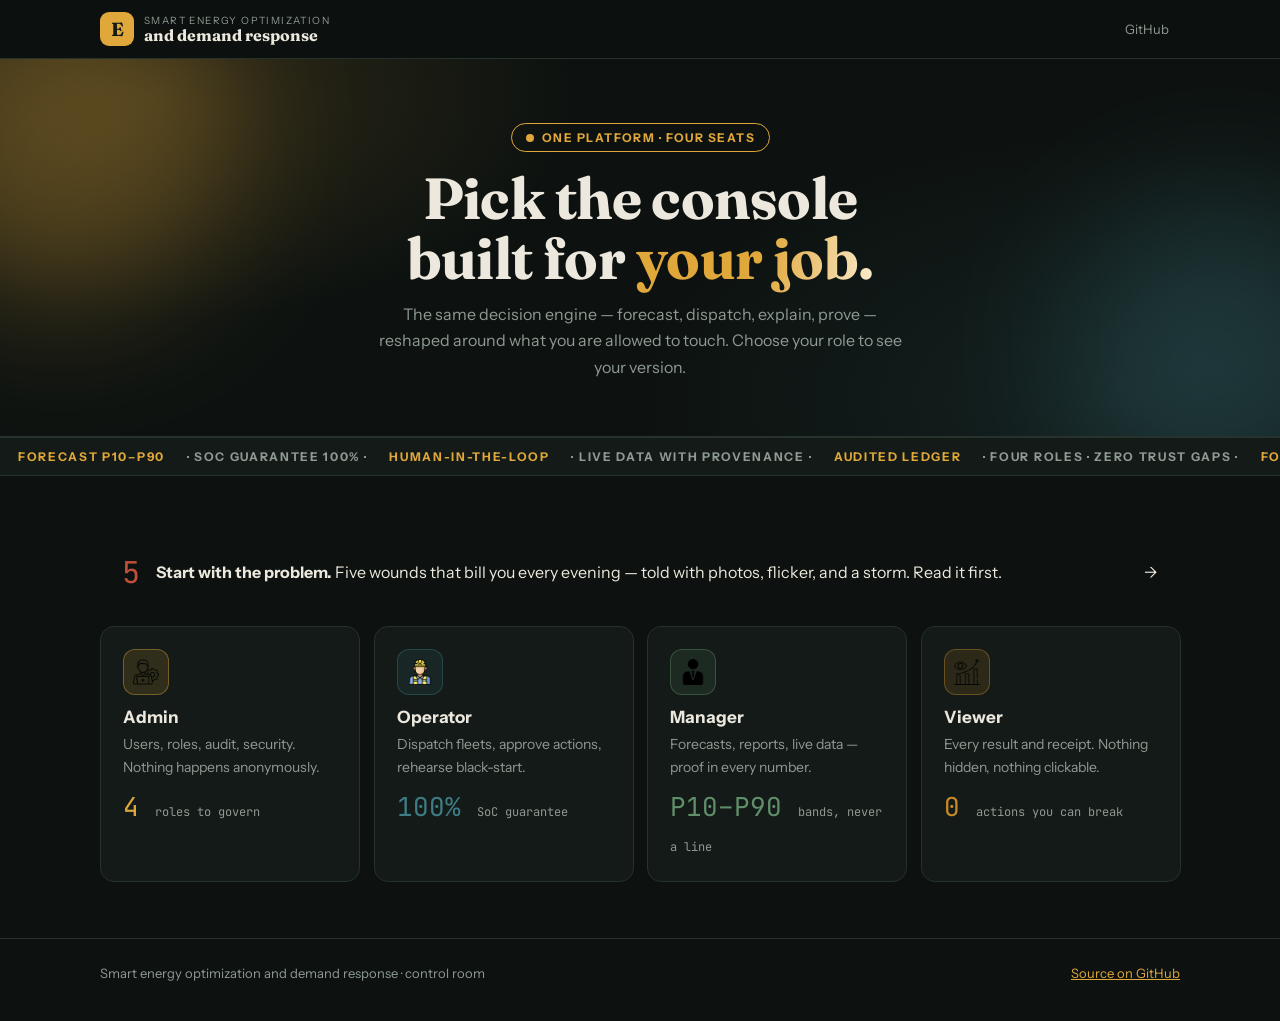
<file: index.html>
<!doctype html>
<html lang="en">
<head>
<meta charset="utf-8">
<meta name="viewport" content="width=device-width, initial-scale=1">
<title>Smart energy optimization and demand response — pick your role</title>
<link rel="stylesheet" href="styles.css">
<link rel="preconnect" href="https://fonts.googleapis.com">
<link href="https://fonts.googleapis.com/css2?family=Fraunces:opsz,wght@9..144,500;9..144,600&family=Instrument+Sans:wght@400;500;700&family=JetBrains+Mono:wght@400;600&display=swap" rel="stylesheet">
</head>
<body>
<nav class="nav"><div class="nav-in">
  <a class="brand" href="index.html"><span class="brand-mark">E</span><span><small>Smart energy optimization</small><b>and demand response</b></span></a>
  <div class="nav-links"><a href="https://github.com/tusher466/smart-energy-optimization-and-demand-response" target="_blank" rel="noreferrer">GitHub</a></div>
</div></nav>

<header class="hero"><div class="hero-bg"></div><div class="orb a"></div><div class="orb b"></div>
<div class="hero-in" style="grid-template-columns:1fr">
  <div style="text-align:center;max-width:640px;margin:0 auto">
    <span class="eyebrow rise"><span class="dot"></span>One platform · four seats</span>
    <h1 class="hero-h rise d1">Pick the console<br>built for <em>your job.</em></h1>
    <p class="lede rise d2" style="margin:0 auto">The same decision engine — forecast, dispatch, explain, prove — reshaped around what you are allowed to touch. Choose your role to see your version.</p>
  </div>
</div></header>

<div class="ticker"><div class="ticker-in" id="tick">
  <b>FORECAST P10–P90</b> · SOC GUARANTEE 100% · <b>HUMAN-IN-THE-LOOP</b> · LIVE DATA WITH PROVENANCE · <b>AUDITED LEDGER</b> · FOUR ROLES · ZERO TRUST GAPS ·
  <b>FORECAST P10–P90</b> · SOC GUARANTEE 100% · <b>HUMAN-IN-THE-LOOP</b> · LIVE DATA WITH PROVENANCE · <b>AUDITED LEDGER</b> · FOUR ROLES · ZERO TRUST GAPS ·
</div></div>

<section class="sec"><div class="wrap">
  <a href="problem.html" class="card rise d1" style="display:flex;gap:16px;align-items:center;padding:20px 22px;margin-bottom:14px;text-decoration:none;color:inherit;border-color:#C2503A66">
    <span class="num" style="font-size:30px;color:#C2503A">5</span>
    <span><b>Start with the problem.</b> <span class="muted">Five wounds that bill you every evening — told with photos, flicker, and a storm. Read it first.</span></span>
    <span class="muted" style="margin-left:auto">→</span>
  </a>
  <div class="grid2 stagger" style="grid-template-columns:repeat(auto-fit,minmax(240px,1fr));display:grid">
    <a href="admin.html" class="fcard rise d1" style="text-decoration:none;color:inherit;--acc:#E0A73A">
      <span class="ic"><img src="assets/admin.png" alt="Admin icon"></span>
      <h3>Admin</h3><p>Users, roles, audit, security. Nothing happens anonymously.</p>
      <div class="stat">4 <small>roles to govern</small></div>
    </a>
    <a href="operator.html" class="fcard rise d2" style="text-decoration:none;color:inherit;--acc:#3E7C86">
      <span class="ic"><img src="assets/operator.png" alt="Operator icon"></span>
      <h3>Operator</h3><p>Dispatch fleets, approve actions, rehearse black-start.</p>
      <div class="stat">100% <small>SoC guarantee</small></div>
    </a>
    <a href="manager.html" class="fcard rise d3" style="text-decoration:none;color:inherit;--acc:#5F8F6B">
      <span class="ic"><img src="assets/manager.png" alt="Manager icon"></span>
      <h3>Manager</h3><p>Forecasts, reports, live data — proof in every number.</p>
      <div class="stat">P10–P90 <small>bands, never a line</small></div>
    </a>
    <a href="viewer.html" class="fcard rise d4" style="text-decoration:none;color:inherit;--acc:#C98A2B">
      <span class="ic"><img src="assets/viewer.png" alt="Viewer icon"></span>
      <h3>Viewer</h3><p>Every result and receipt. Nothing hidden, nothing clickable.</p>
      <div class="stat">0 <small>actions you can break</small></div>
    </a>
  </div>
</div></section>

<footer><div class="wrap">
  <span>Smart energy optimization and demand response · control room</span>
  <span style="margin-left:auto"><a href="https://github.com/tusher466/smart-energy-optimization-and-demand-response" target="_blank" rel="noreferrer">Source on GitHub</a></span>
</div></footer>
</body>
</html>
</file>
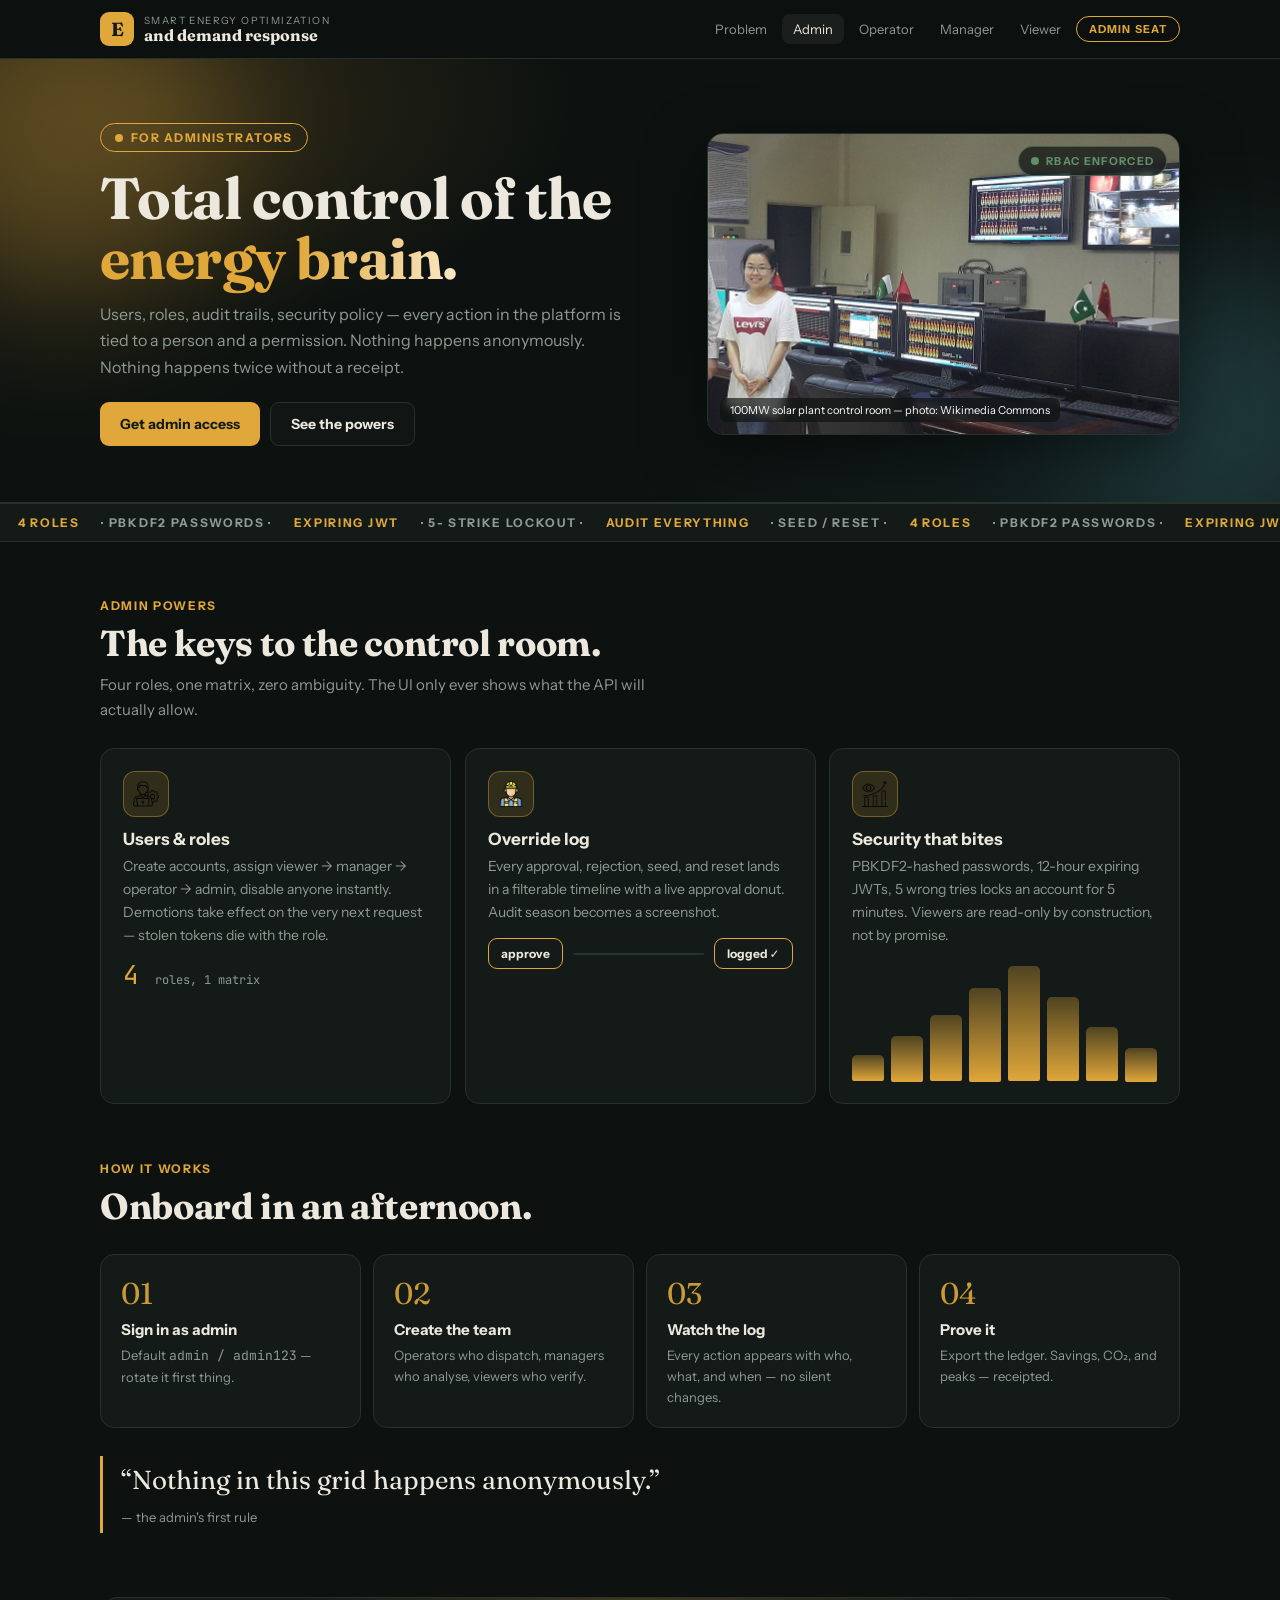
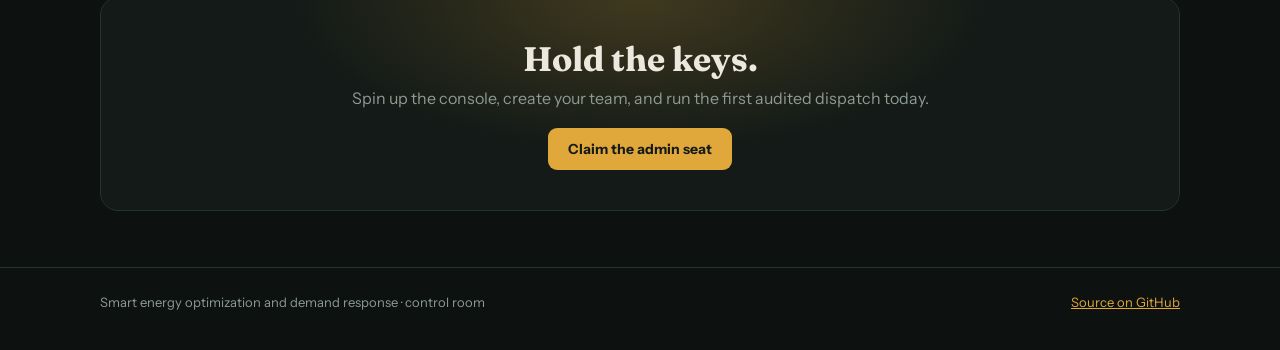
<file: admin.html>
<!doctype html>
<html lang="en" style="--acc:#E0A73A">
<head>
<meta charset="utf-8">
<meta name="viewport" content="width=device-width, initial-scale=1">
<title>For Admins — Smart energy optimization and demand response</title>
<link rel="stylesheet" href="styles.css">
<link rel="preconnect" href="https://fonts.googleapis.com">
<link href="https://fonts.googleapis.com/css2?family=Fraunces:opsz,wght@9..144,500;9..144,600&family=Instrument+Sans:wght@400;500;700&family=JetBrains+Mono:wght@400;600&display=swap" rel="stylesheet">
</head>
<body>
<nav class="nav"><div class="nav-in">
  <a class="brand" href="index.html"><span class="brand-mark">E</span><span><small>Smart energy optimization</small><b>and demand response</b></span></a>
  <div class="nav-links">
    <a href="problem.html">Problem</a>
    <a href="admin.html" class="on">Admin</a><a href="operator.html">Operator</a><a href="manager.html">Manager</a><a href="viewer.html">Viewer</a>
    <span class="role-pill">Admin seat</span>
  </div>
</div></nav>

<header class="hero"><div class="hero-bg"></div><div class="orb a"></div><div class="orb b"></div>
<div class="hero-in">
  <div>
    <span class="eyebrow rise"><span class="dot"></span>For administrators</span>
    <h1 class="hero-h rise d1">Total control of the <em>energy brain.</em></h1>
    <p class="lede rise d2">Users, roles, audit trails, security policy — every action in the platform is tied to a person and a permission. Nothing happens anonymously. Nothing happens twice without a receipt.</p>
    <div class="cta-row rise d3">
      <a class="btn btn-acc" href="#demo">Get admin access</a>
      <a class="btn btn-ghost" href="#powers">See the powers</a>
    </div>
  </div>
  <figure class="hero-shot rise d2">
    <span class="live-tag"><i></i>RBAC ENFORCED</span>
    <img src="assets/hero-admin.jpg" alt="Solar plant control room with monitoring walls">
    <figcaption>100MW solar plant control room — photo: Wikimedia Commons</figcaption>
  </figure>
</div></header>

<div class="ticker"><div class="ticker-in">
  <b>4 ROLES</b> · PBKDF2 PASSWORDS · <b>EXPIRING JWT</b> · 5- STRIKE LOCKOUT · <b>AUDIT EVERYTHING</b> · SEED / RESET · <b>4 ROLES</b> · PBKDF2 PASSWORDS · <b>EXPIRING JWT</b> · 5- STRIKE LOCKOUT · <b>AUDIT EVERYTHING</b> · SEED / RESET ·
</div></div>

<section class="sec" id="powers"><div class="wrap">
  <div class="sec-head rise">
    <div class="kicker">Admin powers</div>
    <h2>The keys to the control room.</h2>
    <p>Four roles, one matrix, zero ambiguity. The UI only ever shows what the API will actually allow.</p>
  </div>
  <div class="grid3 stagger">
    <div class="fcard rise d1"><span class="ic"><img src="assets/admin.png" alt="Admin icon"></span>
      <h3>Users &amp; roles</h3><p>Create accounts, assign viewer → manager → operator → admin, disable anyone instantly. Demotions take effect on the very next request — stolen tokens die with the role.</p>
      <div class="stat">4 <small>roles, 1 matrix</small></div></div>
    <div class="fcard rise d2"><span class="ic"><img src="assets/operator.png" alt="Operator icon"></span>
      <h3>Override log</h3><p>Every approval, rejection, seed, and reset lands in a filterable timeline with a live approval donut. Audit season becomes a screenshot.</p>
      <div class="flowline"><span class="node">approve</span><span class="wire"></span><span class="node">logged ✓</span></div></div>
    <div class="fcard rise d3"><span class="ic"><img src="assets/viewer.png" alt="Viewer icon"></span>
      <h3>Security that bites</h3><p>PBKDF2-hashed passwords, 12-hour expiring JWTs, 5 wrong tries locks an account for 5 minutes. Viewers are read-only by construction, not by promise.</p>
      <div class="bars"><i></i><i></i><i></i><i></i><i></i><i></i><i></i><i></i></div></div>
  </div>
</div></section>

<section class="sec" style="padding-top:0"><div class="wrap">
  <div class="sec-head rise"><div class="kicker">How it works</div><h2>Onboard in an afternoon.</h2></div>
  <div class="steps stagger">
    <div class="step rise d1"><h3>Sign in as admin</h3><p>Default <span class="num">admin / admin123</span> — rotate it first thing.</p></div>
    <div class="step rise d2"><h3>Create the team</h3><p>Operators who dispatch, managers who analyse, viewers who verify.</p></div>
    <div class="step rise d3"><h3>Watch the log</h3><p>Every action appears with who, what, and when — no silent changes.</p></div>
    <div class="step rise d4"><h3>Prove it</h3><p>Export the ledger. Savings, CO₂, and peaks — receipted.</p></div>
  </div>
  <div class="quote rise" style="margin-top:28px">“Nothing in this grid happens anonymously.”
    <small>— the admin's first rule</small></div>
</div></section>

<section class="sec" style="padding-top:0"><div class="wrap">
  <div class="cta rise">
    <h2>Hold the keys.</h2>
    <p>Spin up the console, create your team, and run the first audited dispatch today.</p>
    <a class="btn btn-acc" href="#demo">Claim the admin seat</a>
  </div>
</div></section>

<div class="modal" id="demo"><div class="modal-card">
  <h3 class="serif" style="font-size:22px">Demo credentials</h3>
  <p style="color:var(--muted);font-size:13px;margin:6px 0 10px">Paste into the sign-in form. Change before any real use.</p>
  <code><b>admin</b> / admin123 — full control</code>
  <code>operator / op123 — dispatch + approve</code>
  <code>manager / mgr123 — forecast + report</code>
  <code>viewer / view123 — read-only</code>
  <div style="display:flex;gap:8px;margin-top:14px">
    <a class="btn btn-acc" style="flex:1;justify-content:center" href="http://localhost:5174/login">Open the console</a>
    <a class="btn btn-ghost" href="#">Close</a>
  </div>
</div></div>

<footer><div class="wrap">
  <span>Smart energy optimization and demand response · control room</span>
  <span style="margin-left:auto"><a href="https://github.com/tusher466/smart-energy-optimization-and-demand-response" target="_blank" rel="noreferrer">Source on GitHub</a></span>
</div></footer>
</body>
</html>
</file>
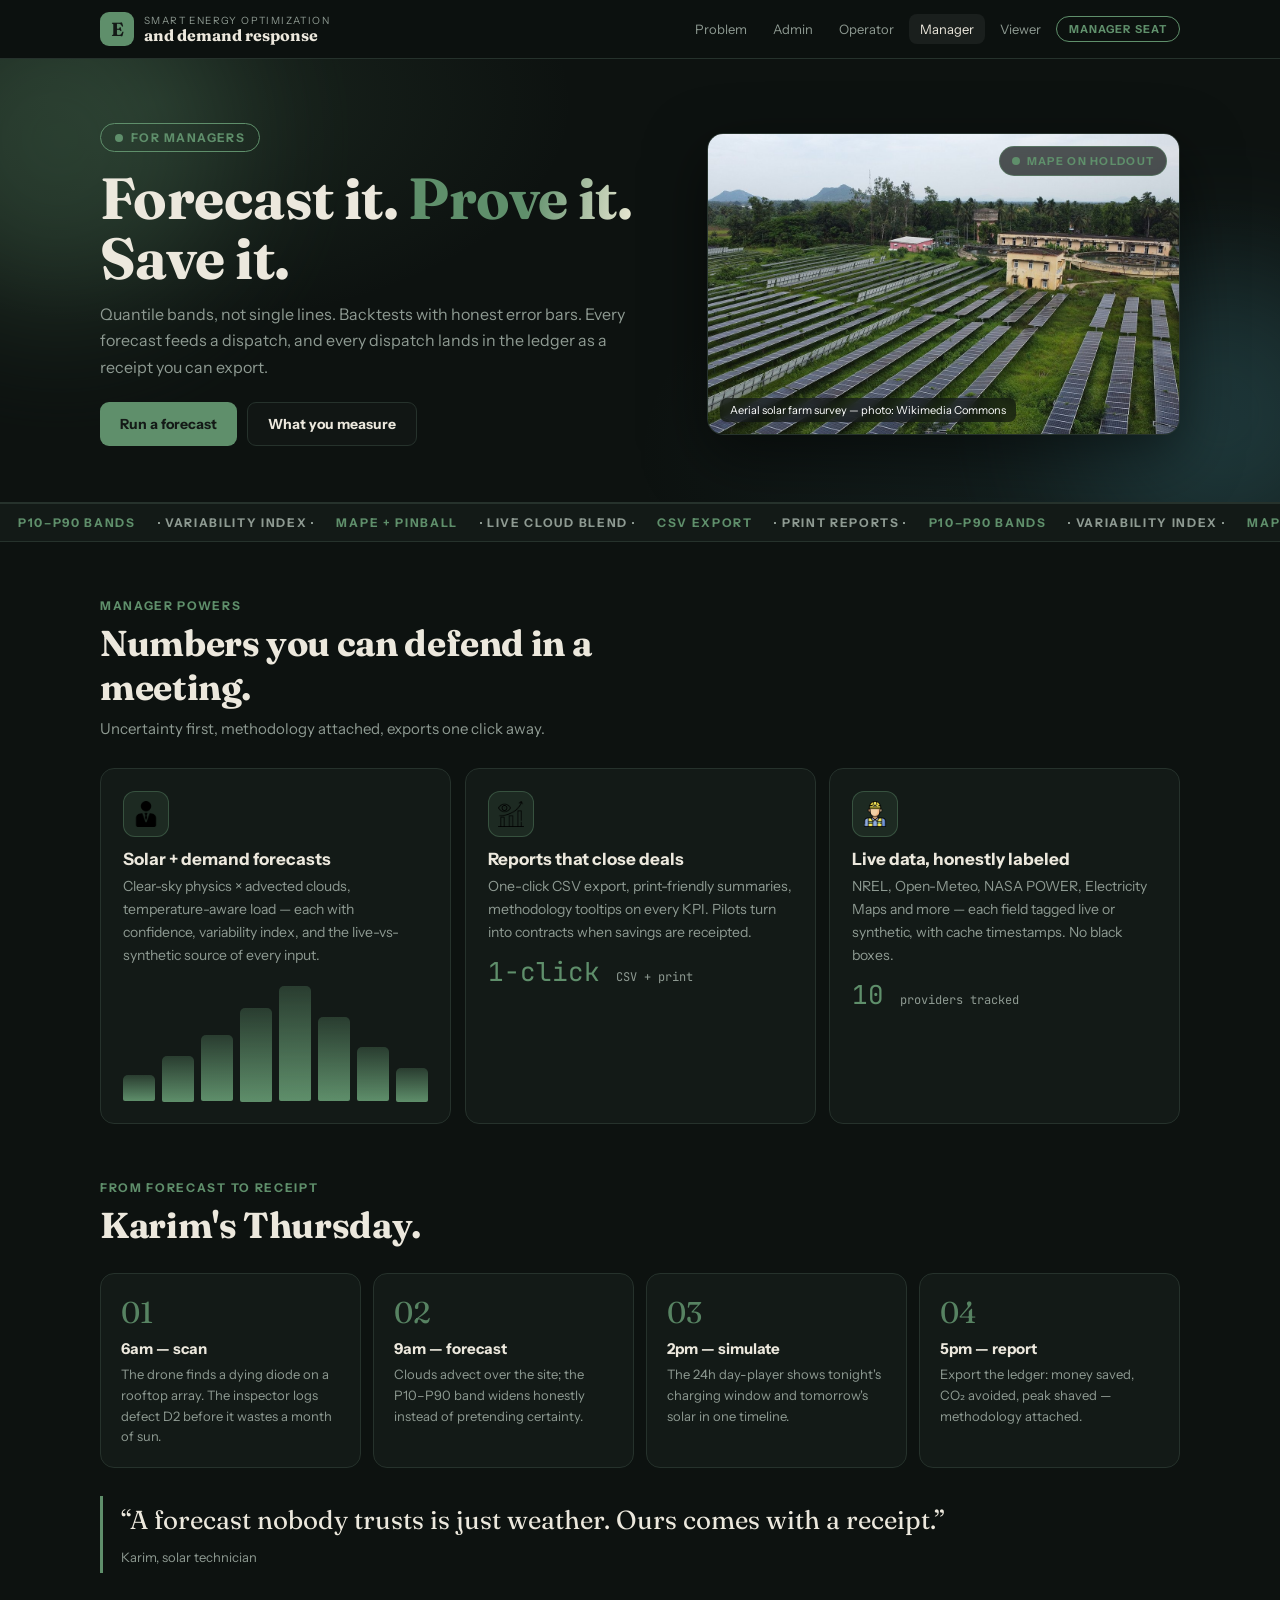
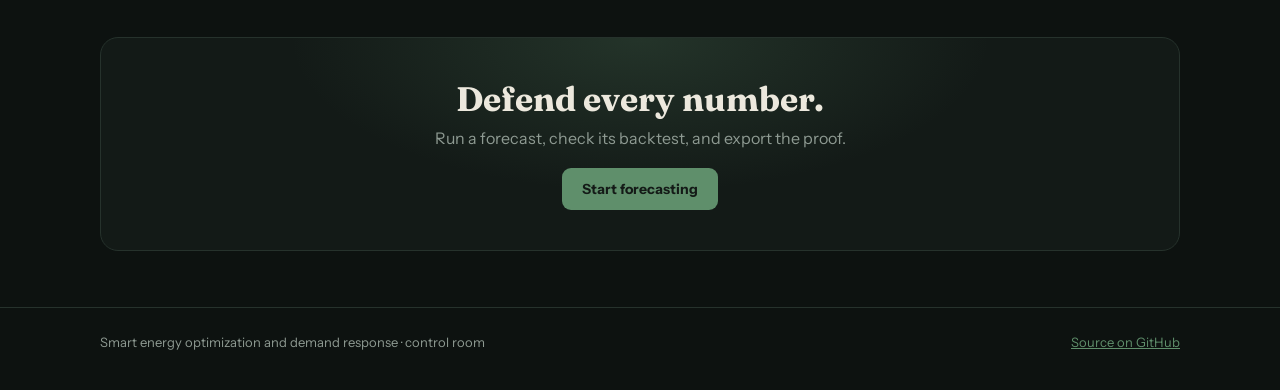
<file: manager.html>
<!doctype html>
<html lang="en" style="--acc:#5F8F6B">
<head>
<meta charset="utf-8">
<meta name="viewport" content="width=device-width, initial-scale=1">
<title>For Managers — Smart energy optimization and demand response</title>
<link rel="stylesheet" href="styles.css">
<link rel="preconnect" href="https://fonts.googleapis.com">
<link href="https://fonts.googleapis.com/css2?family=Fraunces:opsz,wght@9..144,500;9..144,600&family=Instrument+Sans:wght@400;500;700&family=JetBrains+Mono:wght@400;600&display=swap" rel="stylesheet">
</head>
<body>
<nav class="nav"><div class="nav-in">
  <a class="brand" href="index.html"><span class="brand-mark">E</span><span><small>Smart energy optimization</small><b>and demand response</b></span></a>
  <div class="nav-links">
    <a href="problem.html">Problem</a>
    <a href="admin.html">Admin</a><a href="operator.html">Operator</a><a href="manager.html" class="on">Manager</a><a href="viewer.html">Viewer</a>
    <span class="role-pill">Manager seat</span>
  </div>
</div></nav>

<header class="hero"><div class="hero-bg"></div><div class="orb a"></div><div class="orb b"></div>
<div class="hero-in">
  <div>
    <span class="eyebrow rise"><span class="dot"></span>For managers</span>
    <h1 class="hero-h rise d1">Forecast it. <em>Prove it.</em> Save it.</h1>
    <p class="lede rise d2">Quantile bands, not single lines. Backtests with honest error bars. Every forecast feeds a dispatch, and every dispatch lands in the ledger as a receipt you can export.</p>
    <div class="cta-row rise d3">
      <a class="btn btn-acc" href="#demo">Run a forecast</a>
      <a class="btn btn-ghost" href="#powers">What you measure</a>
    </div>
  </div>
  <figure class="hero-shot rise d2">
    <span class="live-tag"><i></i>MAPE ON HOLDOUT</span>
    <img src="assets/hero-manager.jpg" alt="Aerial view of a solar farm">
    <figcaption>Aerial solar farm survey — photo: Wikimedia Commons</figcaption>
  </figure>
</div></header>

<div class="ticker"><div class="ticker-in">
  <b>P10–P90 BANDS</b> · VARIABILITY INDEX · <b>MAPE + PINBALL</b> · LIVE CLOUD BLEND · <b>CSV EXPORT</b> · PRINT REPORTS · <b>P10–P90 BANDS</b> · VARIABILITY INDEX · <b>MAPE + PINBALL</b> · LIVE CLOUD BLEND · <b>CSV EXPORT</b> · PRINT REPORTS ·
</div></div>

<section class="sec" id="powers"><div class="wrap">
  <div class="sec-head rise">
    <div class="kicker">Manager powers</div>
    <h2>Numbers you can defend in a meeting.</h2>
    <p>Uncertainty first, methodology attached, exports one click away.</p>
  </div>
  <div class="grid3 stagger">
    <div class="fcard rise d1"><span class="ic"><img src="assets/manager.png" alt="Manager icon"></span>
      <h3>Solar + demand forecasts</h3><p>Clear-sky physics × advected clouds, temperature-aware load — each with confidence, variability index, and the live-vs-synthetic source of every input.</p>
      <div class="bars"><i></i><i></i><i></i><i></i><i></i><i></i><i></i><i></i></div></div>
    <div class="fcard rise d2"><span class="ic"><img src="assets/viewer.png" alt="Report icon"></span>
      <h3>Reports that close deals</h3><p>One-click CSV export, print-friendly summaries, methodology tooltips on every KPI. Pilots turn into contracts when savings are receipted.</p>
      <div class="stat">1-click <small>CSV + print</small></div></div>
    <div class="fcard rise d3"><span class="ic"><img src="assets/operator.png" alt="Integrations icon"></span>
      <h3>Live data, honestly labeled</h3><p>NREL, Open-Meteo, NASA POWER, Electricity Maps and more — each field tagged live or synthetic, with cache timestamps. No black boxes.</p>
      <div class="stat">10 <small>providers tracked</small></div></div>
  </div>
</div></section>

<section class="sec" style="padding-top:0"><div class="wrap">
  <div class="sec-head rise"><div class="kicker">From forecast to receipt</div><h2>Karim's Thursday.</h2></div>
  <div class="steps stagger">
    <div class="step rise d1"><h3>6am — scan</h3><p>The drone finds a dying diode on a rooftop array. The inspector logs defect D2 before it wastes a month of sun.</p></div>
    <div class="step rise d2"><h3>9am — forecast</h3><p>Clouds advect over the site; the P10–P90 band widens honestly instead of pretending certainty.</p></div>
    <div class="step rise d3"><h3>2pm — simulate</h3><p>The 24h day-player shows tonight's charging window and tomorrow's solar in one timeline.</p></div>
    <div class="step rise d4"><h3>5pm — report</h3><p>Export the ledger: money saved, CO₂ avoided, peak shaved — methodology attached.</p></div>
  </div>
  <div class="quote rise" style="margin-top:28px">“A forecast nobody trusts is just weather. Ours comes with a receipt.”
    <small>Karim, solar technician</small></div>
</div></section>

<section class="sec" style="padding-top:0"><div class="wrap">
  <div class="cta rise">
    <h2>Defend every number.</h2>
    <p>Run a forecast, check its backtest, and export the proof.</p>
    <a class="btn btn-acc" href="#demo">Start forecasting</a>
  </div>
</div></section>

<div class="modal" id="demo"><div class="modal-card">
  <h3 class="serif" style="font-size:22px">Demo credentials</h3>
  <p style="color:var(--muted);font-size:13px;margin:6px 0 10px">Sign in as the manager to unlock forecasts + reports.</p>
  <code><b>manager</b> / mgr123</code>
  <div style="display:flex;gap:8px;margin-top:14px">
    <a class="btn btn-acc" style="flex:1;justify-content:center" href="http://localhost:5174/login">Open the console</a>
    <a class="btn btn-ghost" href="#">Close</a>
  </div>
</div></div>

<footer><div class="wrap">
  <span>Smart energy optimization and demand response · control room</span>
  <span style="margin-left:auto"><a href="https://github.com/tusher466/smart-energy-optimization-and-demand-response" target="_blank" rel="noreferrer">Source on GitHub</a></span>
</div></footer>
</body>
</html>
</file>
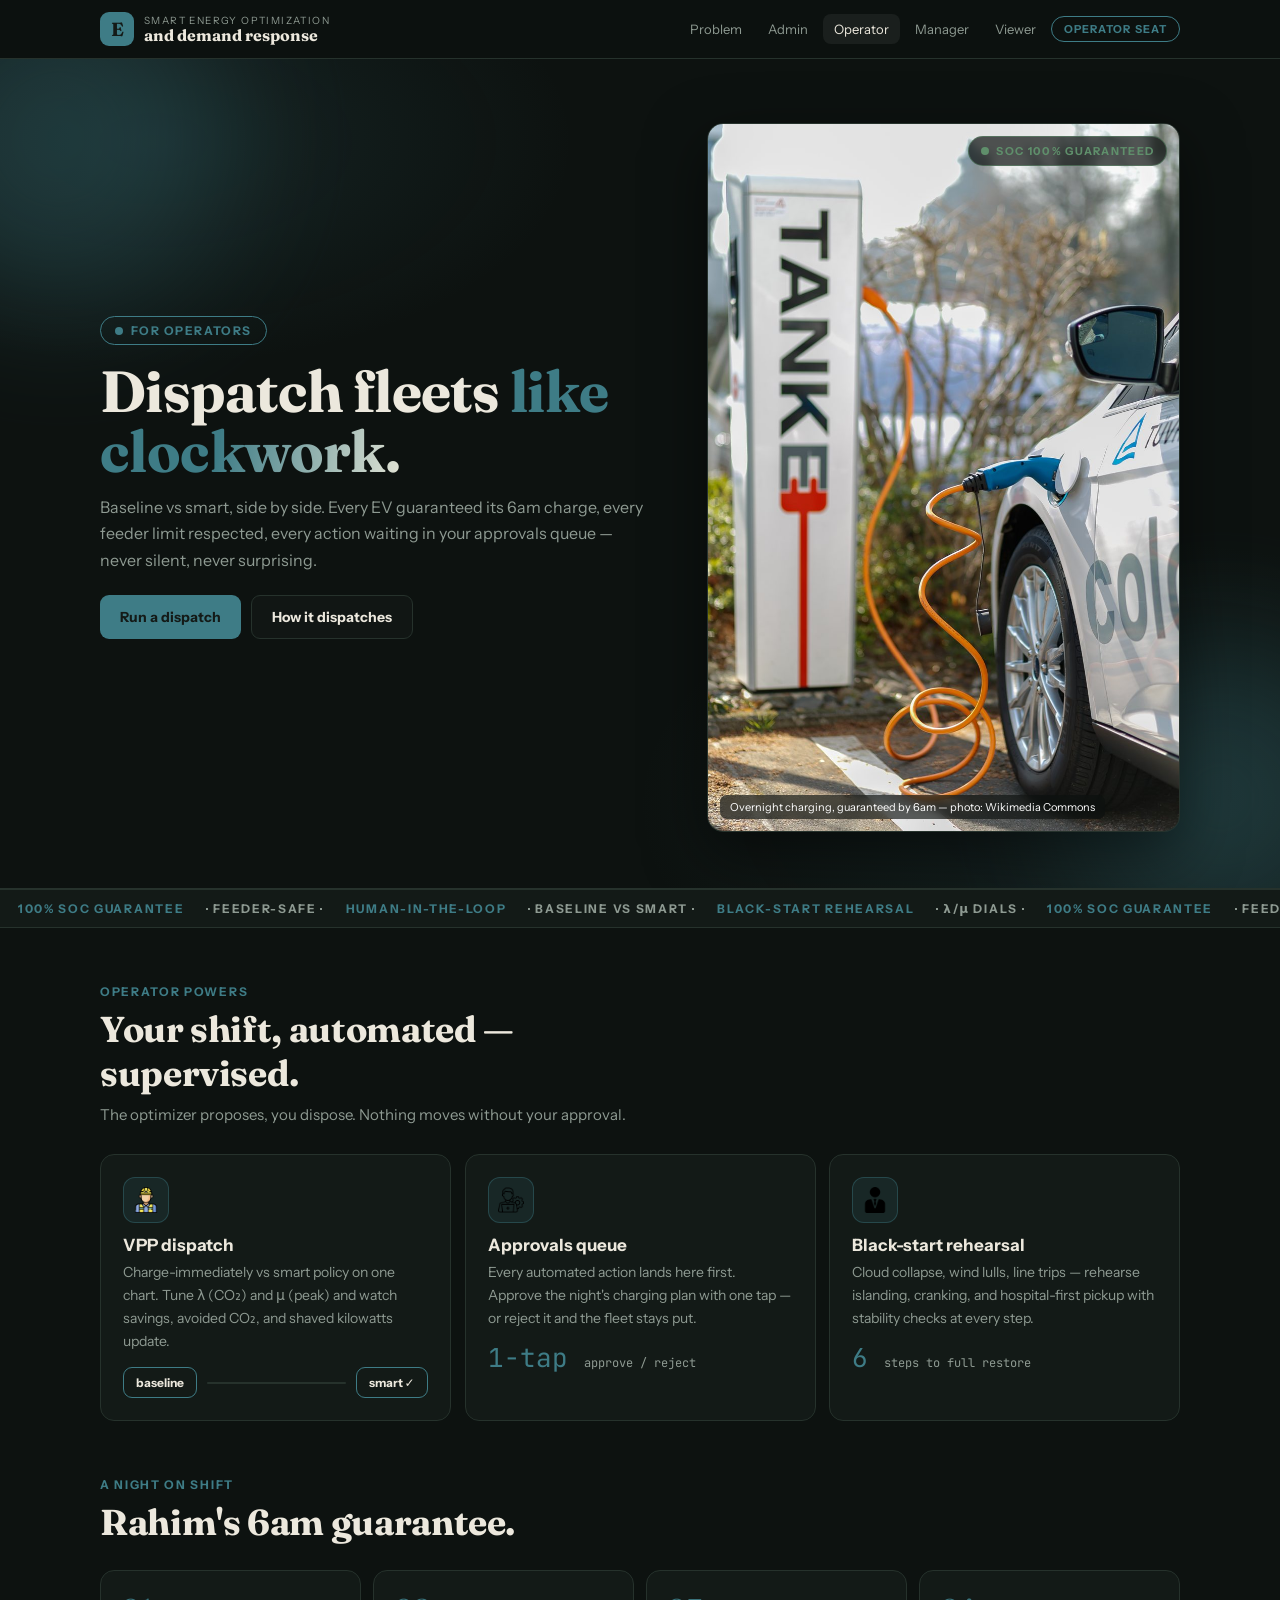
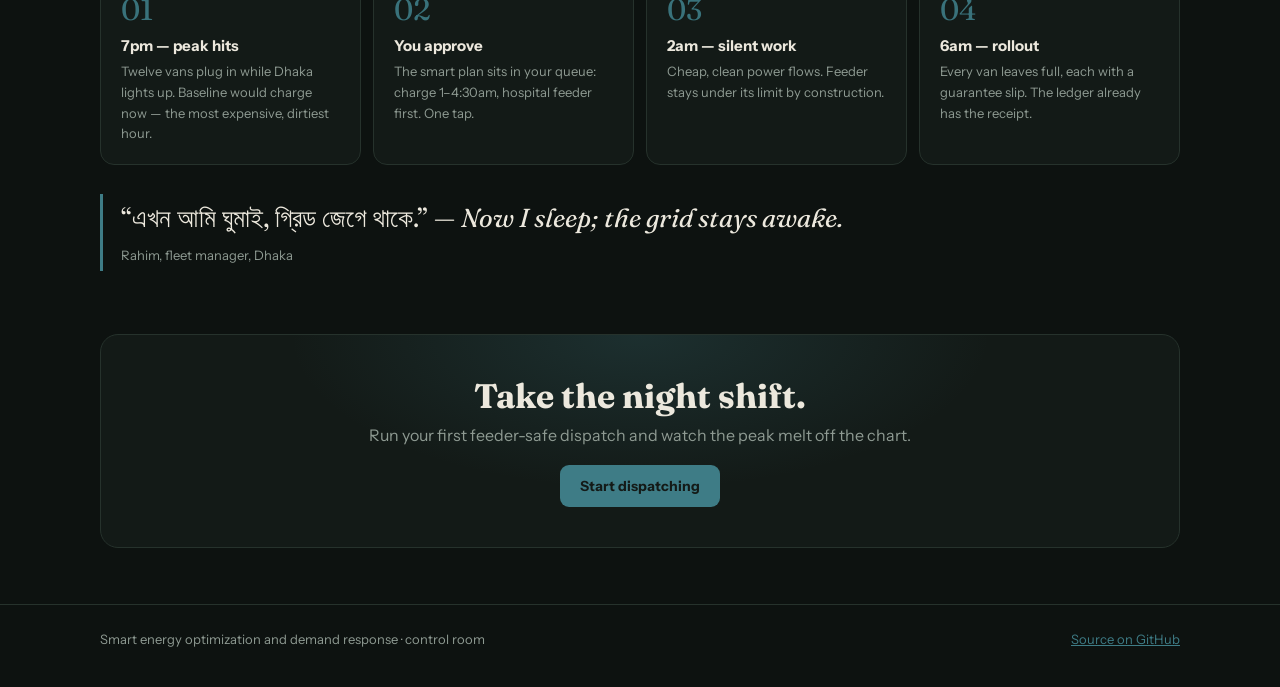
<file: operator.html>
<!doctype html>
<html lang="en" style="--acc:#3E7C86">
<head>
<meta charset="utf-8">
<meta name="viewport" content="width=device-width, initial-scale=1">
<title>For Operators — Smart energy optimization and demand response</title>
<link rel="stylesheet" href="styles.css">
<link rel="preconnect" href="https://fonts.googleapis.com">
<link href="https://fonts.googleapis.com/css2?family=Fraunces:opsz,wght@9..144,500;9..144,600&family=Instrument+Sans:wght@400;500;700&family=JetBrains+Mono:wght@400;600&display=swap" rel="stylesheet">
</head>
<body>
<nav class="nav"><div class="nav-in">
  <a class="brand" href="index.html"><span class="brand-mark">E</span><span><small>Smart energy optimization</small><b>and demand response</b></span></a>
  <div class="nav-links">
    <a href="problem.html">Problem</a>
    <a href="admin.html">Admin</a><a href="operator.html" class="on">Operator</a><a href="manager.html">Manager</a><a href="viewer.html">Viewer</a>
    <span class="role-pill">Operator seat</span>
  </div>
</div></nav>

<header class="hero"><div class="hero-bg"></div><div class="orb a"></div><div class="orb b"></div>
<div class="hero-in">
  <div>
    <span class="eyebrow rise"><span class="dot"></span>For operators</span>
    <h1 class="hero-h rise d1">Dispatch fleets <em>like clockwork.</em></h1>
    <p class="lede rise d2">Baseline vs smart, side by side. Every EV guaranteed its 6am charge, every feeder limit respected, every action waiting in your approvals queue — never silent, never surprising.</p>
    <div class="cta-row rise d3">
      <a class="btn btn-acc" href="#demo">Run a dispatch</a>
      <a class="btn btn-ghost" href="#powers">How it dispatches</a>
    </div>
  </div>
  <figure class="hero-shot rise d2">
    <span class="live-tag"><i></i>SOC 100% GUARANTEED</span>
    <img src="assets/hero-operator.jpg" alt="Electric car plugged into a charge point">
    <figcaption>Overnight charging, guaranteed by 6am — photo: Wikimedia Commons</figcaption>
  </figure>
</div></header>

<div class="ticker"><div class="ticker-in">
  <b>100% SOC GUARANTEE</b> · FEEDER-SAFE · <b>HUMAN-IN-THE-LOOP</b> · BASELINE VS SMART · <b>BLACK-START REHEARSAL</b> · λ/μ DIALS · <b>100% SOC GUARANTEE</b> · FEEDER-SAFE · <b>HUMAN-IN-THE-LOOP</b> · BASELINE VS SMART · <b>BLACK-START REHEARSAL</b> · λ/μ DIALS ·
</div></div>

<section class="sec" id="powers"><div class="wrap">
  <div class="sec-head rise">
    <div class="kicker">Operator powers</div>
    <h2>Your shift, automated — supervised.</h2>
    <p>The optimizer proposes, you dispose. Nothing moves without your approval.</p>
  </div>
  <div class="grid3 stagger">
    <div class="fcard rise d1"><span class="ic"><img src="assets/operator.png" alt="Operator icon"></span>
      <h3>VPP dispatch</h3><p>Charge-immediately vs smart policy on one chart. Tune λ (CO₂) and μ (peak) and watch savings, avoided CO₂, and shaved kilowatts update.</p>
      <div class="flowline"><span class="node">baseline</span><span class="wire"></span><span class="node">smart ✓</span></div></div>
    <div class="fcard rise d2"><span class="ic"><img src="assets/admin.png" alt="Approval icon"></span>
      <h3>Approvals queue</h3><p>Every automated action lands here first. Approve the night's charging plan with one tap — or reject it and the fleet stays put.</p>
      <div class="stat">1-tap <small>approve / reject</small></div></div>
    <div class="fcard rise d3"><span class="ic"><img src="assets/manager.png" alt="Recovery icon"></span>
      <h3>Black-start rehearsal</h3><p>Cloud collapse, wind lulls, line trips — rehearse islanding, cranking, and hospital-first pickup with stability checks at every step.</p>
      <div class="stat">6 <small>steps to full restore</small></div></div>
  </div>
</div></section>

<section class="sec" style="padding-top:0"><div class="wrap">
  <div class="sec-head rise"><div class="kicker">A night on shift</div><h2>Rahim's 6am guarantee.</h2></div>
  <div class="steps stagger">
    <div class="step rise d1"><h3>7pm — peak hits</h3><p>Twelve vans plug in while Dhaka lights up. Baseline would charge now — the most expensive, dirtiest hour.</p></div>
    <div class="step rise d2"><h3>You approve</h3><p>The smart plan sits in your queue: charge 1–4:30am, hospital feeder first. One tap.</p></div>
    <div class="step rise d3"><h3>2am — silent work</h3><p>Cheap, clean power flows. Feeder stays under its limit by construction.</p></div>
    <div class="step rise d4"><h3>6am — rollout</h3><p>Every van leaves full, each with a guarantee slip. The ledger already has the receipt.</p></div>
  </div>
  <div class="quote rise" style="margin-top:28px">“এখন আমি ঘুমাই, গ্রিড জেগে থাকে.” — <i>Now I sleep; the grid stays awake.</i>
    <small>Rahim, fleet manager, Dhaka</small></div>
</div></section>

<section class="sec" style="padding-top:0"><div class="wrap">
  <div class="cta rise">
    <h2>Take the night shift.</h2>
    <p>Run your first feeder-safe dispatch and watch the peak melt off the chart.</p>
    <a class="btn btn-acc" href="#demo">Start dispatching</a>
  </div>
</div></section>

<div class="modal" id="demo"><div class="modal-card">
  <h3 class="serif" style="font-size:22px">Demo credentials</h3>
  <p style="color:var(--muted);font-size:13px;margin:6px 0 10px">Sign in as the operator to unlock dispatch + approvals.</p>
  <code><b>operator</b> / op123</code>
  <div style="display:flex;gap:8px;margin-top:14px">
    <a class="btn btn-acc" style="flex:1;justify-content:center" href="http://localhost:5174/login">Open the console</a>
    <a class="btn btn-ghost" href="#">Close</a>
  </div>
</div></div>

<footer><div class="wrap">
  <span>Smart energy optimization and demand response · control room</span>
  <span style="margin-left:auto"><a href="https://github.com/tusher466/smart-energy-optimization-and-demand-response" target="_blank" rel="noreferrer">Source on GitHub</a></span>
</div></footer>
</body>
</html>
</file>
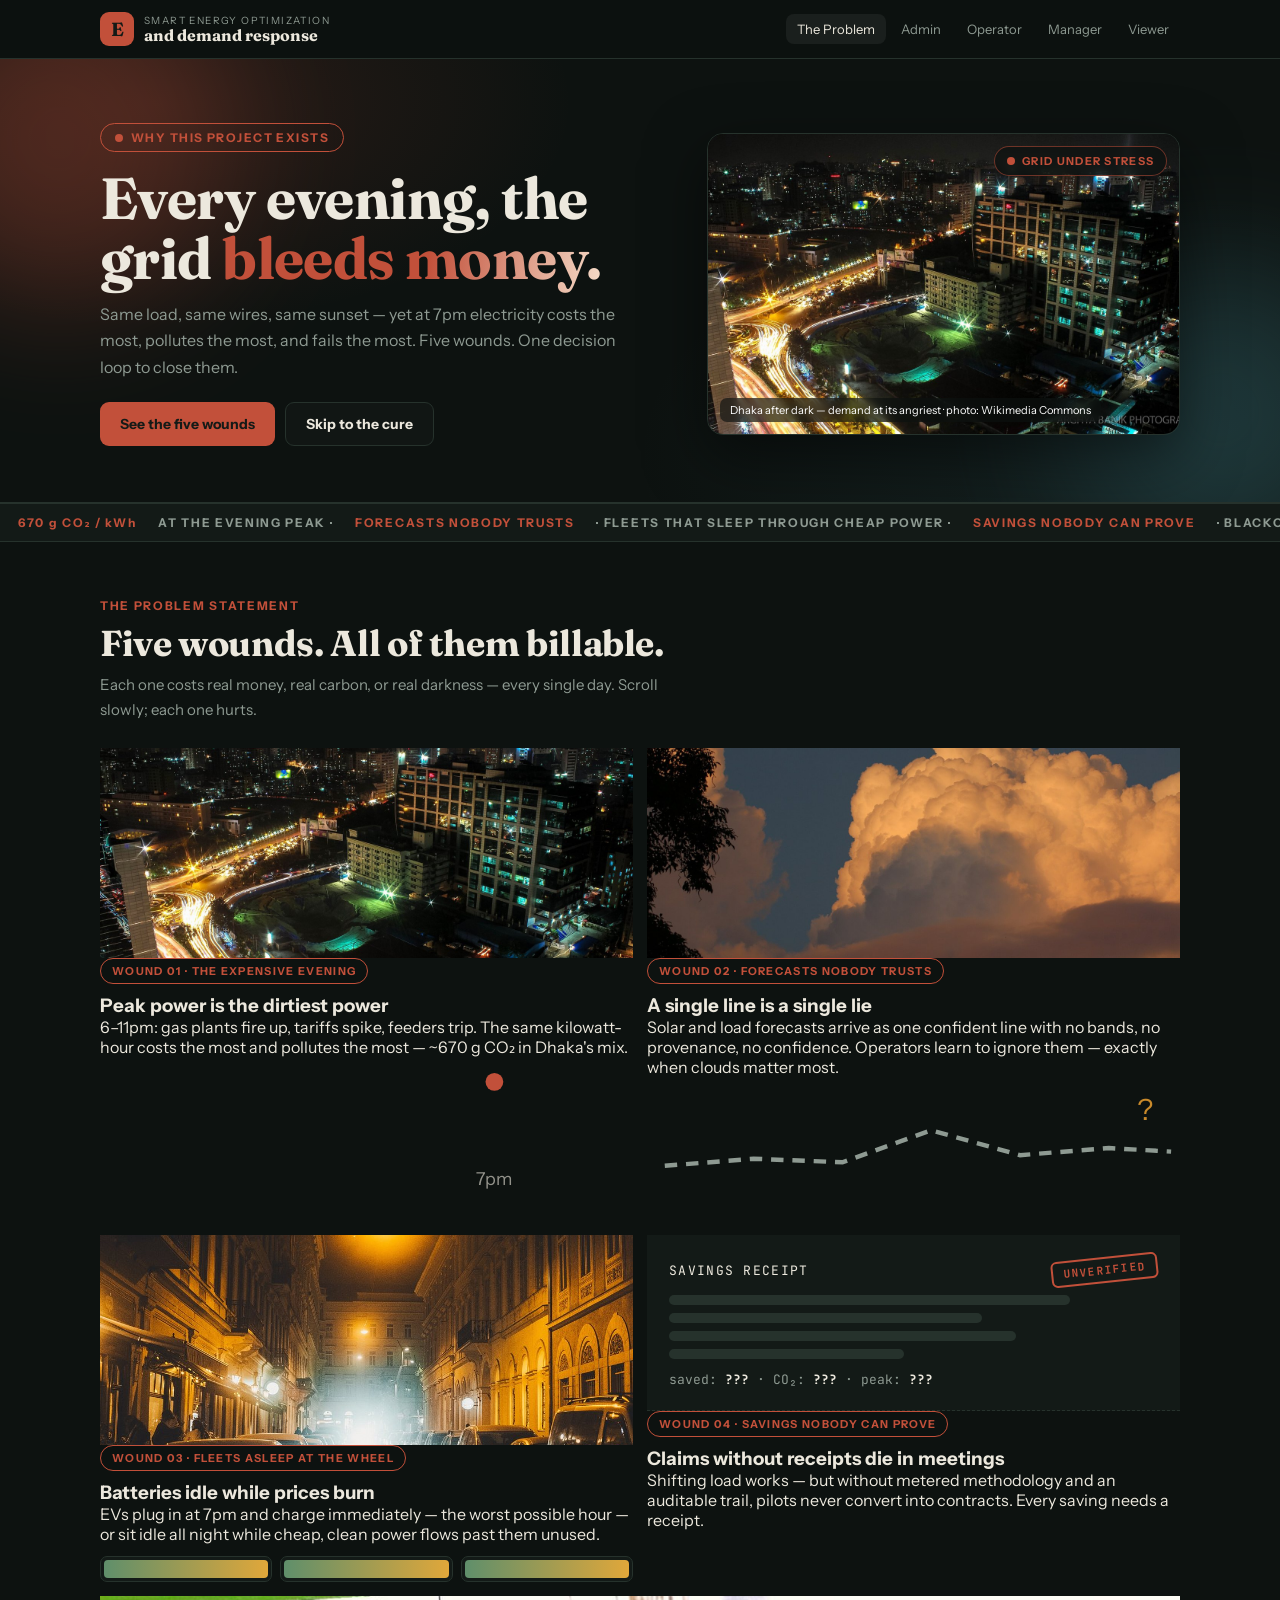
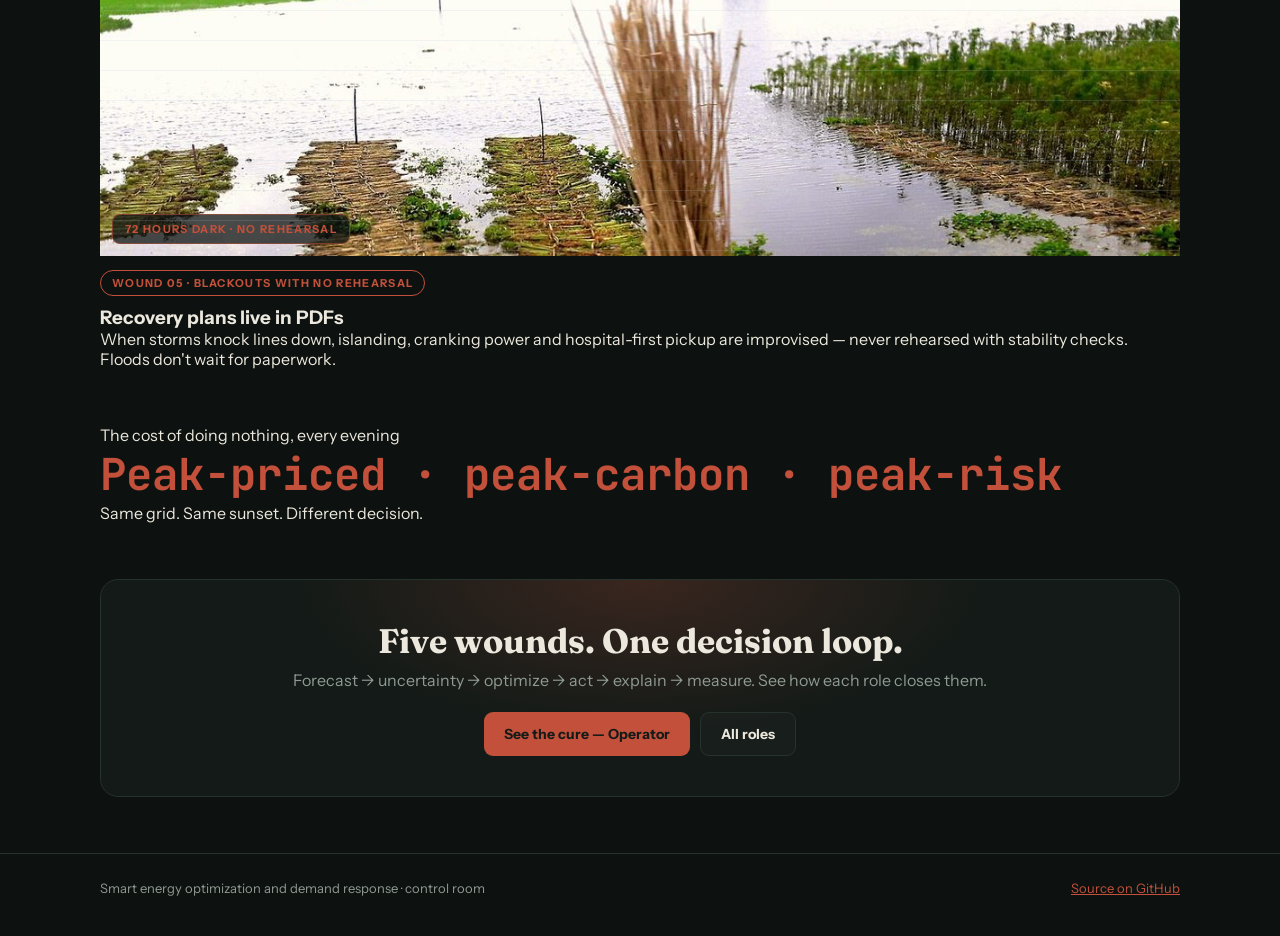
<file: problem.html>
<!doctype html>
<html lang="en" style="--acc:#C2503A">
<head>
<meta charset="utf-8">
<meta name="viewport" content="width=device-width, initial-scale=1">
<title>The Problem — Smart energy optimization and demand response</title>
<link rel="stylesheet" href="styles.css">
<link rel="preconnect" href="https://fonts.googleapis.com">
<link href="https://fonts.googleapis.com/css2?family=Fraunces:opsz,wght@9..144,500;9..144,600&family=Instrument+Sans:wght@400;500;700&family=JetBrains+Mono:wght@500;700&display=swap" rel="stylesheet">
</head>
<body>
<nav class="nav"><div class="nav-in">
  <a class="brand" href="index.html"><span class="brand-mark">E</span><span><small>Smart energy optimization</small><b>and demand response</b></span></a>
  <div class="nav-links">
    <a href="problem.html" class="on">The Problem</a><a href="admin.html">Admin</a><a href="operator.html">Operator</a><a href="manager.html">Manager</a><a href="viewer.html">Viewer</a>
  </div>
</div></nav>

<header class="hero"><div class="hero-bg"></div><div class="orb a"></div><div class="orb b"></div>
<div class="hero-in">
  <div>
    <span class="eyebrow rise"><span class="dot"></span>Why this project exists</span>
    <h1 class="hero-h rise d1">Every evening, the grid <em>bleeds money.</em></h1>
    <p class="lede rise d2">Same load, same wires, same sunset — yet at 7pm electricity costs the most, pollutes the most, and fails the most. Five wounds. One decision loop to close them.</p>
    <div class="cta-row rise d3">
      <a class="btn btn-acc" href="#wounds">See the five wounds</a>
      <a class="btn btn-ghost" href="operator.html">Skip to the cure</a>
    </div>
  </div>
  <figure class="hero-shot rise d2">
    <span class="live-tag" style="border-color:#C2503A88;color:#C2503A"><i style="background:#C2503A"></i>GRID UNDER STRESS</span>
    <img src="assets/prob-city.jpg" alt="Dhaka blazing with light after dark" class="flicker-img">
    <figcaption>Dhaka after dark — demand at its angriest · photo: Wikimedia Commons</figcaption>
  </figure>
</div></header>

<div class="ticker"><div class="ticker-in">
  <b>670 g CO₂ / kWh</b> AT THE EVENING PEAK · <b>FORECASTS NOBODY TRUSTS</b> · FLEETS THAT SLEEP THROUGH CHEAP POWER · <b>SAVINGS NOBODY CAN PROVE</b> · BLACKOUTS WITH NO REHEARSAL ·
  <b>670 g CO₂ / kWh</b> AT THE EVENING PEAK · <b>FORECASTS NOBODY TRUSTS</b> · FLEETS THAT SLEEP THROUGH CHEAP POWER · <b>SAVINGS NOBODY CAN PROVE</b> · BLACKOUTS WITH NO REHEARSAL ·
</div></div>

<section class="sec" id="wounds"><div class="wrap">
  <div class="sec-head rise">
    <div class="kicker">The problem statement</div>
    <h2>Five wounds. All of them billable.</h2>
    <p>Each one costs real money, real carbon, or real darkness — every single day. Scroll slowly; each one hurts.</p>
  </div>

  <div class="grid2 stagger">
    <div class="card p-0 overflow-hidden rise d1">
      <img src="assets/prob-city.jpg" alt="Dhaka lit up at night" class="wound-img">
      <div class="p-4">
        <span class="wtag">Wound 01 · The expensive evening</span>
        <h3 class="font-serif-d">Peak power is the dirtiest power</h3>
        <p class="muted">6–11pm: gas plants fire up, tariffs spike, feeders trip. The same kilowatt-hour costs the most and pollutes the most — ~670 g CO₂ in Dhaka's mix.</p>
        <svg viewBox="0 0 300 90" class="w-full mt-2" role="img" aria-label="Demand curve spiking red at 7pm">
          <path d="M10,70 L70,66 L120,52 L170,44 L200,40 L222,14 L244,44 L270,58 L295,66" fill="none" stroke="#C2503A" stroke-width="3" stroke-linejoin="round" stroke-linecap="round" class="peakdraw" />
          <circle cx="222" cy="14" r="5" fill="#C2503A" class="hotspot" />
          <text x="222" y="72" text-anchor="middle" font-size="10" fill="currentColor" opacity=".6">7pm</text>
        </svg>
      </div>
    </div>
    <div class="card p-0 overflow-hidden rise d2">
      <img src="assets/prob-clouds.jpg" alt="Towering monsoon clouds" class="wound-img">
      <div class="p-4">
        <span class="wtag">Wound 02 · Forecasts nobody trusts</span>
        <h3 class="font-serif-d">A single line is a single lie</h3>
        <p class="muted">Solar and load forecasts arrive as one confident line with no bands, no provenance, no confidence. Operators learn to ignore them — exactly when clouds matter most.</p>
        <svg viewBox="0 0 300 70" class="w-full mt-2" role="img" aria-label="A single shaky forecast line">
          <path d="M10,50 L60,46 L110,48 L160,30 L210,44 L260,40 L295,42" fill="none" stroke="#8E9A92" stroke-width="2.5" stroke-dasharray="7 5" class="jitter" />
          <text x="285" y="24" text-anchor="end" font-size="16" fill="#C98A2B">?</text>
        </svg>
      </div>
    </div>
    <div class="card p-0 overflow-hidden rise d3">
      <img src="assets/prob-parked.jpg" alt="Cars parked idle on a rainy night street" class="wound-img">
      <div class="p-4">
        <span class="wtag">Wound 03 · Fleets asleep at the wheel</span>
        <h3 class="font-serif-d">Batteries idle while prices burn</h3>
        <p class="muted">EVs plug in at 7pm and charge immediately — the worst possible hour — or sit idle all night while cheap, clean power flows past them unused.</p>
        <div class="batt-row" aria-hidden="true"><span class="batt"><i style="animation-delay:0s"></i></span><span class="batt"><i style="animation-delay:.7s"></i></span><span class="batt"><i style="animation-delay:1.4s"></i></span></div>
      </div>
    </div>
    <div class="card p-0 overflow-hidden rise d4">
      <div class="receipt">
        <div class="receipt-head">SAVINGS RECEIPT <span class="stamp">UNVERIFIED</span></div>
        <div class="rline" style="width:82%"></div><div class="rline" style="width:64%"></div>
        <div class="rline" style="width:71%;animation-delay:.8s"></div><div class="rline" style="width:48%;animation-delay:1.2s"></div>
        <div class="receipt-total">saved: <b>???</b> · CO₂: <b>???</b> · peak: <b>???</b></div>
      </div>
      <div class="p-4">
        <span class="wtag">Wound 04 · Savings nobody can prove</span>
        <h3 class="font-serif-d">Claims without receipts die in meetings</h3>
        <p class="muted">Shifting load works — but without metered methodology and an auditable trail, pilots never convert into contracts. Every saving needs a receipt.</p>
      </div>
    </div>
  </div>

  <div class="card overflow-hidden rise d1" style="margin-top:14px">
    <div class="grid2" style="grid-template-columns:1fr;margin:0">
      <div class="rain" style="position:relative;overflow:hidden">
        <img src="assets/prob-blackout.jpg" alt="Flooded fields after the 2016 Bangladesh floods" class="wound-img" style="height:260px">
        <div class="blackout-tag">72 HOURS DARK · NO REHEARSAL</div>
      </div>
      <div class="p-4">
        <span class="wtag">Wound 05 · Blackouts with no rehearsal</span>
        <h3 class="font-serif-d">Recovery plans live in PDFs</h3>
        <p class="muted">When storms knock lines down, islanding, cranking power and hospital-first pickup are improvised — never rehearsed with stability checks. Floods don't wait for paperwork.</p>
      </div>
    </div>
  </div>
</div></section>

<section class="sec" style="padding-top:0"><div class="wrap">
  <div class="card p-5 text-center fade-up" style="border-color:#C2503A66">
    <p class="muted text-xs uppercase tracking-wide">The cost of doing nothing, every evening</p>
    <div class="num" style="font-size:clamp(28px,4.4vw,44px);font-weight:700;color:#C2503A">Peak-priced · peak-carbon · peak-risk</div>
    <p class="muted text-sm mt-1">Same grid. Same sunset. Different decision.</p>
  </div>
</div></section>

<section class="sec" style="padding-top:0"><div class="wrap">
  <div class="cta rise">
    <h2>Five wounds. One decision loop.</h2>
    <p>Forecast → uncertainty → optimize → act → explain → measure. See how each role closes them.</p>
    <div class="cta-row" style="justify-content:center">
      <a class="btn btn-acc" href="operator.html">See the cure — Operator</a>
      <a class="btn btn-ghost" href="index.html">All roles</a>
    </div>
  </div>
</div></section>

<footer><div class="wrap">
  <span>Smart energy optimization and demand response · control room</span>
  <span style="margin-left:auto"><a href="https://github.com/tusher466/smart-energy-optimization-and-demand-response" target="_blank" rel="noreferrer">Source on GitHub</a></span>
</div></footer>
</body>
</html>
</file>
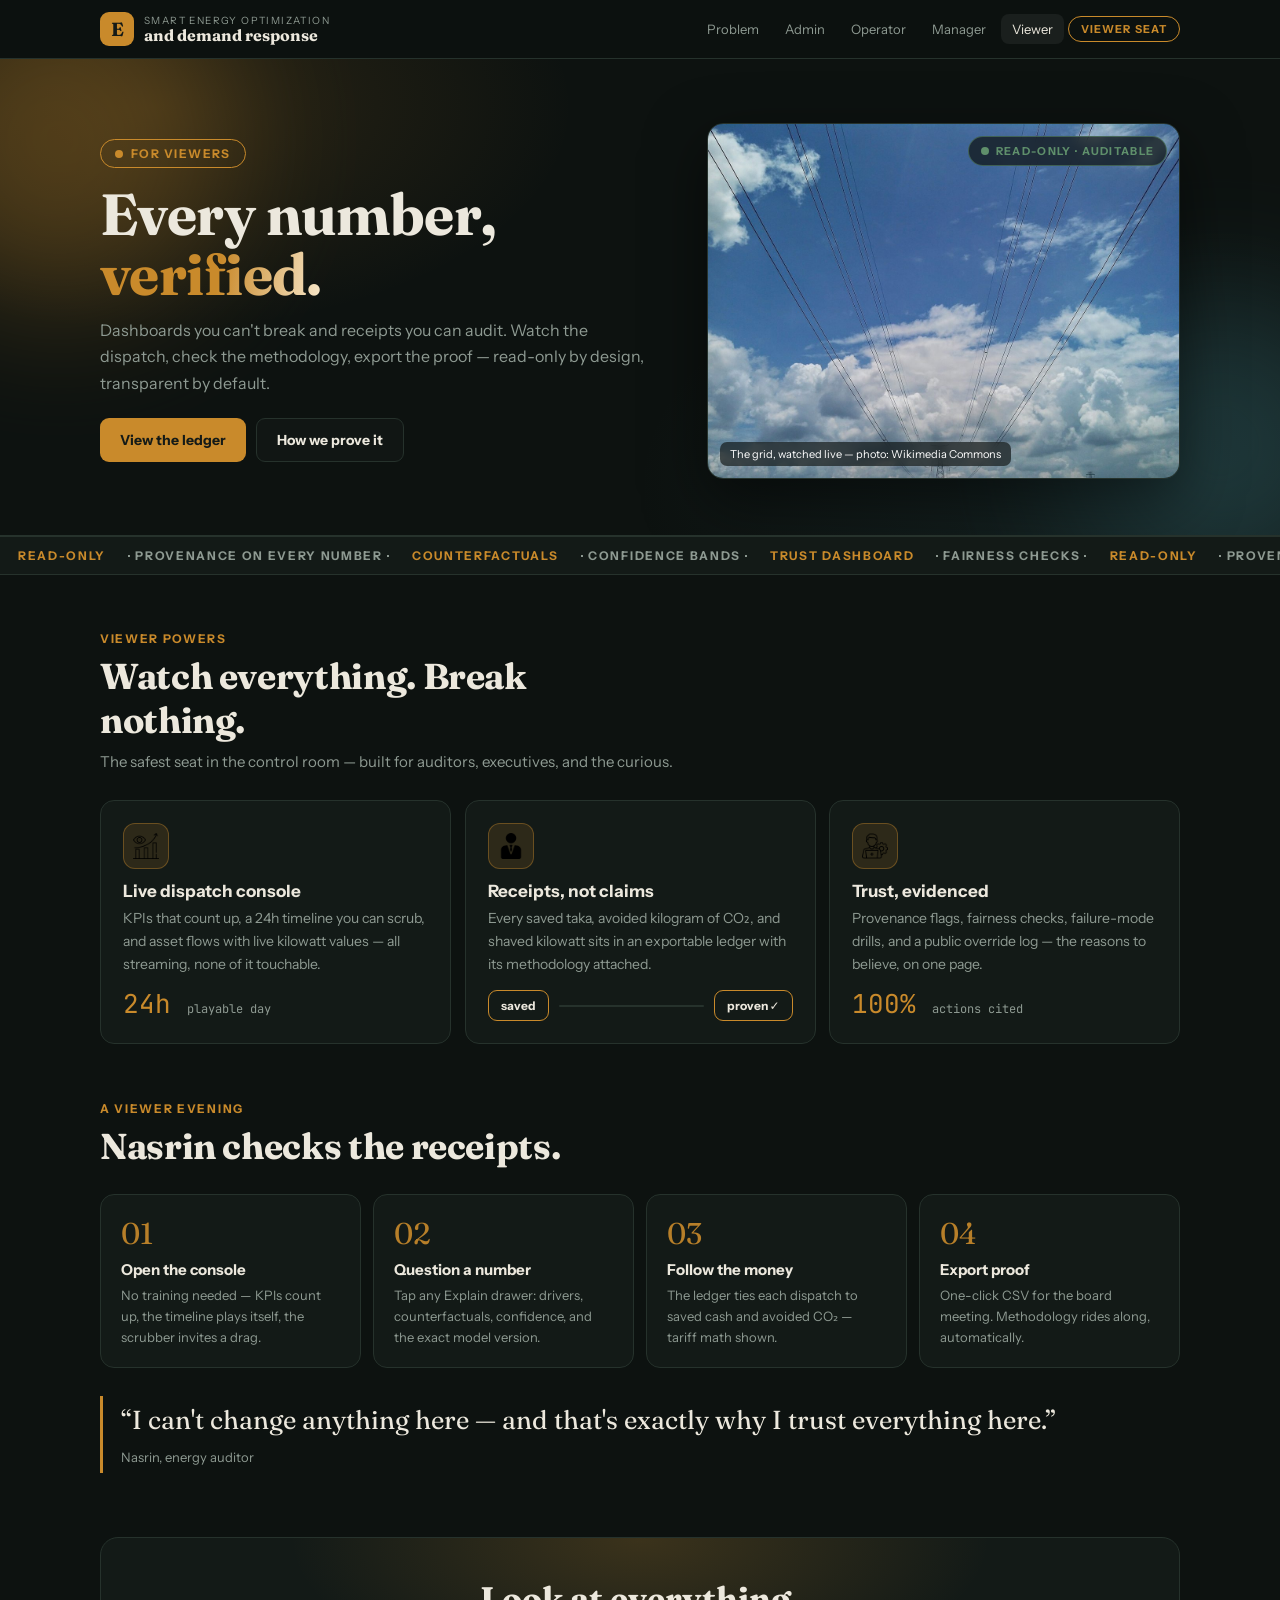
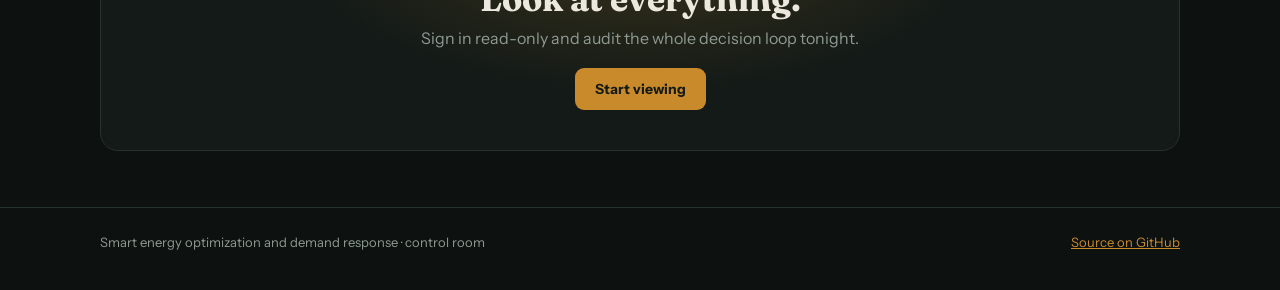
<file: viewer.html>
<!doctype html>
<html lang="en" style="--acc:#C98A2B">
<head>
<meta charset="utf-8">
<meta name="viewport" content="width=device-width, initial-scale=1">
<title>For Viewers — Smart energy optimization and demand response</title>
<link rel="stylesheet" href="styles.css">
<link rel="preconnect" href="https://fonts.googleapis.com">
<link href="https://fonts.googleapis.com/css2?family=Fraunces:opsz,wght@9..144,500;9..144,600&family=Instrument+Sans:wght@400;500;600&family=JetBrains+Mono:wght@400;600&display=swap" rel="stylesheet">
</head>
<body>
<nav class="nav"><div class="nav-in">
  <a class="brand" href="index.html"><span class="brand-mark">E</span><span><small>Smart energy optimization</small><b>and demand response</b></span></a>
  <div class="nav-links">
    <a href="problem.html">Problem</a>
    <a href="admin.html">Admin</a><a href="operator.html">Operator</a><a href="manager.html">Manager</a><a href="viewer.html" class="on">Viewer</a>
    <span class="role-pill">Viewer seat</span>
  </div>
</div></nav>

<header class="hero"><div class="hero-bg"></div><div class="orb a"></div><div class="orb b"></div>
<div class="hero-in">
  <div>
    <span class="eyebrow rise"><span class="dot"></span>For viewers</span>
    <h1 class="hero-h rise d1">Every number, <em>verified.</em></h1>
    <p class="lede rise d2">Dashboards you can't break and receipts you can audit. Watch the dispatch, check the methodology, export the proof — read-only by design, transparent by default.</p>
    <div class="cta-row rise d3">
      <a class="btn btn-acc" href="#demo">View the ledger</a>
      <a class="btn btn-ghost" href="#powers">How we prove it</a>
    </div>
  </div>
  <figure class="hero-shot rise d2">
    <span class="live-tag"><i></i>READ-ONLY · AUDITABLE</span>
    <img src="assets/hero-viewer.jpg" alt="Transmission lines against the sky">
    <figcaption>The grid, watched live — photo: Wikimedia Commons</figcaption>
  </figure>
</div></header>

<div class="ticker"><div class="ticker-in">
  <b>READ-ONLY</b> · PROVENANCE ON EVERY NUMBER · <b>COUNTERFACTUALS</b> · CONFIDENCE BANDS · <b>TRUST DASHBOARD</b> · FAIRNESS CHECKS · <b>READ-ONLY</b> · PROVENANCE ON EVERY NUMBER · <b>COUNTERFACTUALS</b> · CONFIDENCE BANDS · <b>TRUST DASHBOARD</b> · FAIRNESS CHECKS ·
</div></div>

<section class="sec" id="powers"><div class="wrap">
  <div class="sec-head rise">
    <div class="kicker">Viewer powers</div>
    <h2>Watch everything. Break nothing.</h2>
    <p>The safest seat in the control room — built for auditors, executives, and the curious.</p>
  </div>
  <div class="grid3 stagger">
    <div class="fcard rise d1"><span class="ic"><img src="assets/viewer.png" alt="Viewer icon"></span>
      <h3>Live dispatch console</h3><p>KPIs that count up, a 24h timeline you can scrub, and asset flows with live kilowatt values — all streaming, none of it touchable.</p>
      <div class="stat">24h <small>playable day</small></div></div>
    <div class="fcard rise d2"><span class="ic"><img src="assets/manager.png" alt="Ledger icon"></span>
      <h3>Receipts, not claims</h3><p>Every saved taka, avoided kilogram of CO₂, and shaved kilowatt sits in an exportable ledger with its methodology attached.</p>
      <div class="flowline"><span class="node">saved</span><span class="wire"></span><span class="node">proven ✓</span></div></div>
    <div class="fcard rise d3"><span class="ic"><img src="assets/admin.png" alt="Trust icon"></span>
      <h3>Trust, evidenced</h3><p>Provenance flags, fairness checks, failure-mode drills, and a public override log — the reasons to believe, on one page.</p>
      <div class="stat">100% <small>actions cited</small></div></div>
  </div>
</div></section>

<section class="sec" style="padding-top:0"><div class="wrap">
  <div class="sec-head rise"><div class="kicker">A viewer evening</div><h2>Nasrin checks the receipts.</h2></div>
  <div class="steps stagger">
    <div class="step rise d1"><h3>Open the console</h3><p>No training needed — KPIs count up, the timeline plays itself, the scrubber invites a drag.</p></div>
    <div class="step rise d2"><h3>Question a number</h3><p>Tap any Explain drawer: drivers, counterfactuals, confidence, and the exact model version.</p></div>
    <div class="step rise d3"><h3>Follow the money</h3><p>The ledger ties each dispatch to saved cash and avoided CO₂ — tariff math shown.</p></div>
    <div class="step rise d4"><h3>Export proof</h3><p>One-click CSV for the board meeting. Methodology rides along, automatically.</p></div>
  </div>
  <div class="quote rise" style="margin-top:28px">“I can't change anything here — and that's exactly why I trust everything here.”
    <small>Nasrin, energy auditor</small></div>
</div></section>

<section class="sec" style="padding-top:0"><div class="wrap">
  <div class="cta rise">
    <h2>Look at everything.</h2>
    <p>Sign in read-only and audit the whole decision loop tonight.</p>
    <a class="btn btn-acc" href="#demo">Start viewing</a>
  </div>
</div></section>

<div class="modal" id="demo"><div class="modal-card">
  <h3 class="serif" style="font-size:22px">Demo credentials</h3>
  <p style="color:var(--muted);font-size:13px;margin:6px 0 10px">Sign in as the viewer — dashboards and receipts, nothing to break.</p>
  <code><b>viewer</b> / view123</code>
  <div style="display:flex;gap:8px;margin-top:14px">
    <a class="btn btn-acc" style="flex:1;justify-content:center" href="http://localhost:5174/login">Open the console</a>
    <a class="btn btn-ghost" href="#">Close</a>
  </div>
</div></div>

<footer><div class="wrap">
  <span>Smart energy optimization and demand response · control room</span>
  <span style="margin-left:auto"><a href="https://github.com/tusher466/smart-energy-optimization-and-demand-response" target="_blank" rel="noreferrer">Source on GitHub</a></span>
</div></footer>
</body>
</html>
</file>
<file: styles.css>
/* Smart energy optimization and demand response — ad landing system.
   Pure HTML + CSS. No JavaScript. Per-page accent via --acc variable. */
:root {
  --ink-950: #0D1210; --ink-900: #131A17; --ink-800: #1B2420; --ink-700: #26322C;
  --bone-50: #F6F3EC; --bone-100: #EDE8DC; --line: #26322C;
  --fg: #ECE8DD; --muted: #8E9A92;
  --acc: #E0A73A;
}
* { margin: 0; padding: 0; box-sizing: border-box; }
html { scroll-behavior: smooth; }
::selection { background: var(--acc); color: #141A17; }
:focus-visible { outline: 2px solid var(--acc); outline-offset: 3px; border-radius: 6px; }
body {
  background: var(--ink-950); color: var(--fg);
  font-family: 'Instrument Sans', system-ui, -apple-system, sans-serif;
  overflow-x: hidden;
}
.serif { font-family: 'Fraunces', Georgia, serif; }
.num { font-family: 'JetBrains Mono', monospace; font-variant-numeric: tabular-nums; }
.wrap { max-width: 1120px; margin: 0 auto; padding: 0 20px; }

/* ---------- nav ---------- */
.nav { position: sticky; top: 0; z-index: 50; backdrop-filter: blur(8px);
  background: rgba(13, 18, 16, .85); border-bottom: 1px solid var(--line); }
.nav-in { display: flex; align-items: center; gap: 12px; padding: 12px 20px; max-width: 1120px; margin: 0 auto; }
.brand { display: flex; align-items: center; gap: 10px; text-decoration: none; color: var(--fg); }
.brand-mark { width: 34px; height: 34px; border-radius: 9px; background: var(--acc); color: #141A17;
  display: flex; align-items: center; justify-content: center; font-family: 'Fraunces', serif; font-weight: 700; font-size: 19px; }
.brand small { display: block; font-size: 10px; letter-spacing: .14em; text-transform: uppercase; color: var(--muted); }
.brand b { font-family: 'Fraunces', serif; font-size: 16px; line-height: 1.1; display: block; }
.nav-links { margin-left: auto; display: flex; gap: 4px; align-items: center; }
.nav-links a { color: var(--muted); text-decoration: none; font-size: 13px; padding: 7px 11px; border-radius: 8px; transition: .18s; }
.nav-links a:hover, .nav-links a.on { color: var(--fg); background: rgba(255,255,255,.06); }
.role-pill { font-size: 11px; font-weight: 700; letter-spacing: .1em; text-transform: uppercase;
  border: 1.5px solid var(--acc); color: var(--acc); padding: 5px 12px; border-radius: 999px; white-space: nowrap; }

/* ---------- hero ---------- */
.hero { position: relative; overflow: hidden; border-bottom: 1px solid var(--line); }
.hero-bg { position: absolute; inset: 0;
  background:
    radial-gradient(600px 320px at 12% 10%, color-mix(in srgb, var(--acc) 16%, transparent), transparent 70%),
    radial-gradient(700px 380px at 88% 90%, rgba(62,124,134,.14), transparent 70%),
    var(--ink-950);
  animation: aurora 12s ease-in-out infinite alternate; }
@keyframes aurora { from { transform: scale(1) translate(0, 0); } to { transform: scale(1.1) translate(-1.5%, 1%); } }
.hero-bg { animation-duration: 16s; }
.orb { position: absolute; border-radius: 50%; filter: blur(70px); opacity: .28; pointer-events: none;
  animation: drift 9s ease-in-out infinite; }
.orb.a { width: 340px; height: 340px; background: var(--acc); left: -110px; top: -90px; }
.orb.b { width: 300px; height: 300px; background: #3E7C86; right: -90px; bottom: -60px; animation-delay: 2.5s; }
@keyframes drift { 0%,100% { transform: translate(0,0) scale(1); } 50% { transform: translate(30px,-24px) scale(1.08); } }
.hero-in { position: relative; display: grid; gap: 28px; padding: 64px 20px 56px; max-width: 1120px; margin: 0 auto; }
@media (min-width: 860px) { .hero-in { grid-template-columns: 1.1fr .9fr; align-items: center; } }
.eyebrow { display: inline-flex; align-items: center; gap: 8px; font-size: 12px; font-weight: 700;
  letter-spacing: .12em; text-transform: uppercase; color: var(--acc);
  border: 1px solid var(--acc); border-radius: 999px; padding: 6px 14px; }
.eyebrow .dot { width: 8px; height: 8px; border-radius: 50%; background: var(--acc); animation: blink 1.6s infinite; }
@keyframes blink { 50% { opacity: .3; } }
h1.hero-h { font-family: 'Fraunces', serif; font-size: clamp(34px, 5.4vw, 58px); line-height: 1.04;
  letter-spacing: -0.01em; margin: 16px 0 12px; }
h1.hero-h em { font-style: normal;
  background: linear-gradient(100deg, var(--acc) 25%, #FFF6E3 50%, var(--acc) 75%);
  background-size: 220% auto; -webkit-background-clip: text; background-clip: text; color: transparent;
  animation: shineText 6s linear infinite; }
@keyframes shineText { to { background-position: 220% center; } }
.lede { color: var(--muted); font-size: 16px; line-height: 1.65; max-width: 34em; }
.cta-row { display: flex; gap: 10px; margin-top: 22px; flex-wrap: wrap; }
.btn { display: inline-flex; align-items: center; gap: 8px; text-decoration: none; font-weight: 700;
  font-size: 14px; border-radius: 9px; padding: 12px 20px; transition: transform .2s cubic-bezier(.22, 1, .36, 1), box-shadow .2s, background .2s, border-color .2s;
  position: relative; overflow: hidden; }
.btn:hover { transform: translateY(-2px); }
.btn:active { transform: translateY(0) scale(.98); }
.btn-acc::after { content: ''; position: absolute; top: 0; bottom: 0; width: 45%; left: -60%;
  background: linear-gradient(105deg, transparent, rgba(255,255,255,.45), transparent);
  transform: skewX(-18deg); transition: none; }
.btn-acc:hover::after { animation: btnShine .7s ease; }
@keyframes btnShine { from { left: -60%; } to { left: 130%; } }
.btn-acc { background: var(--acc); color: #141A17; }
.btn-acc:hover { box-shadow: 0 6px 22px color-mix(in srgb, var(--acc) 45%, transparent); filter: brightness(1.06); }
.btn-ghost { border: 1px solid var(--ink-700); color: var(--fg); background: rgba(255,255,255,.02); }
.btn-ghost:hover { border-color: var(--acc); }
.hero-shot { position: relative; border-radius: 16px; overflow: hidden; border: 1px solid var(--ink-700);
  box-shadow: 0 20px 60px rgba(0,0,0,.5); animation: frameGlow 5s ease-in-out infinite; }
@keyframes frameGlow {
  0%, 100% { box-shadow: 0 20px 60px rgba(0,0,0,.5), 0 0 0 rgba(224,167,58,0); }
  50% { box-shadow: 0 20px 60px rgba(0,0,0,.5), 0 0 34px color-mix(in srgb, var(--acc) 22%, transparent); } }
.hero-shot img { display: block; width: 100%; height: 100%; min-height: 300px; object-fit: cover;
  animation: kenburns 18s ease-in-out infinite alternate; }
@keyframes kenburns { from { transform: scale(1); } to { transform: scale(1.1) translate(-1.5%, 1%); } }
.hero-shot figcaption { position: absolute; left: 12px; bottom: 12px; font-size: 11px; color: #fff;
  background: rgba(13,18,16,.65); padding: 5px 10px; border-radius: 7px; backdrop-filter: blur(4px); }
.live-tag { position: absolute; top: 12px; right: 12px; display: inline-flex; align-items: center; gap: 7px;
  font-size: 11px; font-weight: 700; letter-spacing: .12em; background: rgba(13,18,16,.7); color: #5F8F6B;
  padding: 7px 12px; border-radius: 999px; border: 1px solid #5F8F6B88; backdrop-filter: blur(4px); }
.live-tag i { width: 8px; height: 8px; border-radius: 50%; background: #5F8F6B; animation: ping 1.8s ease-out infinite; }
@keyframes ping { 0% { box-shadow: 0 0 0 0 rgba(95,143,107,.7); } 100% { box-shadow: 0 0 0 9px rgba(95,143,107,0); } }

/* entrance */
.rise { opacity: 0; animation: riseIn .8s cubic-bezier(.22, 1, .36, 1) forwards; will-change: transform, opacity; }
.d1 { animation-delay: .08s; } .d2 { animation-delay: .18s; } .d3 { animation-delay: .28s; }
.d4 { animation-delay: .38s; } .d5 { animation-delay: .48s; } .d6 { animation-delay: .6s; }
@keyframes riseIn { from { opacity: 0; transform: translateY(16px); } to { opacity: 1; transform: none; } }

/* ---------- ticker ---------- */
.ticker { border-block: 1px solid var(--line); background: var(--ink-900); overflow: hidden; white-space: nowrap; }
.ticker-in { display: inline-block; padding: 11px 0; font-size: 12px; letter-spacing: .14em; font-weight: 700;
  color: var(--muted); animation: tick 30s linear infinite; will-change: transform; }
.ticker:hover .ticker-in { animation-play-state: paused; }
.ticker-in b { color: var(--acc); margin: 0 18px; }
@keyframes tick { from { transform: translateX(0); } to { transform: translateX(-50%); } }

/* ---------- sections ---------- */
.sec { padding: 56px 0; }
.sec-head { max-width: 36em; margin-bottom: 26px; }
.kicker { font-size: 12px; font-weight: 700; letter-spacing: .14em; text-transform: uppercase; color: var(--acc); }
.sec-head h2 { font-family: 'Fraunces', serif; font-size: clamp(26px, 3.4vw, 36px); margin: 8px 0; letter-spacing: -0.01em; }
.sec-head p { color: var(--muted); font-size: 15px; line-height: 1.65; }
.grid3 { display: grid; gap: 14px; }
@media (min-width: 760px) { .grid3 { grid-template-columns: repeat(3, 1fr); } }
.grid2 { display: grid; gap: 14px; }
@media (min-width: 760px) { .grid2 { grid-template-columns: repeat(2, 1fr); } }
.fcard { background: var(--ink-900); border: 1px solid var(--ink-700); border-radius: 14px; padding: 22px;
  transition: transform .18s, border-color .18s, box-shadow .18s; position: relative; overflow: hidden; }
.fcard:hover { transform: translateY(-4px); border-color: var(--acc); box-shadow: 0 14px 34px rgba(0,0,0,.45); }
.fcard::before { content: ''; position: absolute; top: 0; left: 0; right: 0; height: 3px;
  background: var(--acc); transform: scaleX(0); transform-origin: 0 50%; transition: transform .3s; }
.fcard:hover::before { transform: scaleX(1); }
.fcard .ic { width: 46px; height: 46px; border-radius: 12px; display: flex; align-items: center; justify-content: center;
  background: color-mix(in srgb, var(--acc) 14%, transparent); border: 1px solid color-mix(in srgb, var(--acc) 40%, transparent);
  transition: transform .25s cubic-bezier(.22, 1, .36, 1); }
.fcard:hover .ic { transform: scale(1.12) rotate(-5deg); }
.fcard .ic img { width: 26px; height: 26px; object-fit: contain; }
.fcard h3 { font-size: 17px; margin: 12px 0 6px; }
.fcard p { color: var(--muted); font-size: 14px; line-height: 1.65; }
.fcard .stat { font-family: 'JetBrains Mono', monospace; font-size: 26px; color: var(--acc); margin-top: 10px; }
.fcard .stat small { font-size: 12px; color: var(--muted); }

/* animated bars (forecast bands style) */
.bars { display: flex; align-items: flex-end; gap: 7px; height: 120px; margin-top: 14px; }
.bars i { flex: 1; border-radius: 5px 5px 2px 2px; background: linear-gradient(to top, var(--acc), color-mix(in srgb, var(--acc) 30%, transparent));
  transform-origin: bottom; animation: barGrow 3.6s cubic-bezier(.45, 0, .55, 1) infinite; will-change: transform, opacity; }
.bars i:nth-child(1) { height: 22%; animation-delay: 0s; } .bars i:nth-child(2) { height: 38%; animation-delay: .2s; }
.bars i:nth-child(3) { height: 55%; animation-delay: .4s; } .bars i:nth-child(4) { height: 78%; animation-delay: .6s; }
.bars i:nth-child(5) { height: 96%; animation-delay: .8s; } .bars i:nth-child(6) { height: 70%; animation-delay: 1s; }
.bars i:nth-child(7) { height: 45%; animation-delay: 1.2s; } .bars i:nth-child(8) { height: 28%; animation-delay: 1.4s; }
@keyframes barGrow { 0%, 100% { transform: scaleY(.35); opacity: .55; } 50% { transform: scaleY(1); opacity: 1; } }

/* flow dots */
.flowline { display: flex; align-items: center; gap: 10px; margin-top: 14px; }
.flowline .node { border: 1px solid var(--acc); border-radius: 9px; padding: 7px 12px; font-size: 12px; font-weight: 700; white-space: nowrap; }
.flowline .wire { flex: 1; height: 2px; min-width: 18px; position: relative; overflow: hidden; background: var(--ink-700); border-radius: 2px; }
.flowline .wire::after { content: ''; position: absolute; top: 0; bottom: 0; left: 0; width: 34%; border-radius: 2px;
  background: linear-gradient(to right, transparent, var(--acc)); transform: translateX(-110%);
  animation: slideWire 1.8s cubic-bezier(.45, 0, .55, 1) infinite; will-change: transform; }
@keyframes slideWire { from { transform: translateX(-110%); opacity: 0; } 15% { opacity: 1; } 85% { opacity: 1; } to { transform: translateX(310%); opacity: 0; } }

/* steps */
.steps { counter-reset: s; display: grid; gap: 12px; }
@media (min-width: 760px) { .steps { grid-template-columns: repeat(4, 1fr); } }
.step { background: var(--ink-900); border: 1px solid var(--ink-700); border-radius: 14px; padding: 20px; position: relative; }
.step::before { counter-increment: s; content: "0" counter(s); font-family: 'Fraunces', serif; font-size: 30px; color: var(--acc); opacity: .9; }
.step h3 { font-size: 15px; margin: 8px 0 6px; }
.step p { color: var(--muted); font-size: 13px; line-height: 1.6; }

/* quote */
.quote { border-left: 3px solid var(--acc); padding: 6px 0 6px 18px; font-family: 'Fraunces', serif;
  font-size: clamp(19px, 2.6vw, 26px); line-height: 1.45; margin: 8px 0; }
.quote small { display: block; font-family: 'Instrument Sans', sans-serif; font-size: 13px; color: var(--muted); margin-top: 8px; }

/* CTA banner */
.cta { border-radius: 18px; padding: 40px 28px; text-align: center; position: relative; overflow: hidden;
  background: radial-gradient(500px 220px at 50% 0%, color-mix(in srgb, var(--acc) 22%, transparent), transparent 70%), var(--ink-900);
  border: 1px solid var(--ink-700); }
.cta h2 { font-family: 'Fraunces', serif; font-size: clamp(24px, 3.4vw, 34px); }
.cta p { color: var(--muted); margin: 8px 0 20px; }

/* footer */
footer { border-top: 1px solid var(--line); padding: 26px 0 40px; color: var(--muted); font-size: 13px; }
footer .wrap { display: flex; gap: 14px; flex-wrap: wrap; align-items: center; }
footer a { color: var(--acc); }

/* demo creds modal (pure CSS :target) */
.modal { display: none; position: fixed; inset: 0; z-index: 100; align-items: center; justify-content: center; padding: 20px;
  background: rgba(0,0,0,.65); backdrop-filter: blur(4px); }
.modal:target { display: flex; }
.modal-card { background: var(--ink-900); border: 1px solid var(--acc); border-radius: 16px; padding: 28px;
  max-width: 400px; width: 100%; animation: popIn .25s ease-out; }
@keyframes popIn { from { opacity: 0; transform: scale(.94) translateY(8px); } to { opacity: 1; transform: none; } }
.modal-card code { display: block; background: var(--ink-950); border: 1px solid var(--ink-700); border-radius: 8px;
  padding: 9px 12px; margin: 6px 0; font-size: 13px; }
.modal-card code b { color: var(--acc); }

/* ---------- problem page ---------- */
.wound-img { display: block; width: 100%; height: 210px; object-fit: cover; animation: kenburns 16s ease-in-out infinite alternate; }
.wtag { display: inline-block; font-size: 11px; font-weight: 700; letter-spacing: .12em; text-transform: uppercase;
  color: var(--acc); border: 1px solid var(--acc); border-radius: 999px; padding: 5px 11px; margin-bottom: 10px; }
.flicker-img { animation: flicker 7s linear infinite; }
@keyframes flicker { 0%, 100% { filter: brightness(1); } 92% { filter: brightness(1); } 93% { filter: brightness(.55); } 94% { filter: brightness(1); } 96% { filter: brightness(.7); } 97% { filter: brightness(1); } }
.peakdraw { stroke-dasharray: 420; stroke-dashoffset: 420; animation: drawPeak 4s ease-out infinite; }
@keyframes drawPeak { 0% { stroke-dashoffset: 420; } 55%, 100% { stroke-dashoffset: 0; } }
.jitter { animation: jitter .5s linear infinite; }
@keyframes jitter { 0% { transform: translate(0,0); } 25% { transform: translate(-1.5px,1px); } 50% { transform: translate(1.5px,-1px); } 75% { transform: translate(-1px,-1px); } 100% { transform: translate(1.5px,1px); } }
.batt-row { display: flex; gap: 8px; margin-top: 12px; }
.batt { flex: 1; height: 26px; border: 1px solid var(--ink-700); border-radius: 7px; padding: 3px; background: var(--ink-900); }
.batt i { display: block; height: 100%; border-radius: 4px; background: linear-gradient(to right, #5F8F6B, #E0A73A);
  transform-origin: 0 50%; animation: drain 4.5s ease-in-out infinite; }
@keyframes drain { 0% { transform: scaleX(1); opacity: 1; } 70% { transform: scaleX(.08); opacity: .5; } 100% { transform: scaleX(1); opacity: 1; } }
.receipt { background: var(--ink-900); border-bottom: 1px dashed var(--ink-700); padding: 22px; font-family: 'JetBrains Mono', monospace; }
.receipt-head { display: flex; justify-content: space-between; align-items: center; font-size: 13px; letter-spacing: .1em; margin-bottom: 12px; }
.stamp { border: 2px solid #C2503A; color: #C2503A; font-weight: 700; font-size: 11px; padding: 4px 10px; border-radius: 6px;
  transform: rotate(-6deg); animation: stampBlink 2.6s ease-in-out infinite; }
@keyframes stampBlink { 0%, 100% { opacity: 1; } 50% { opacity: .35; } }
.rline { height: 10px; border-radius: 5px; background: var(--ink-700); margin: 8px 0; animation: shimmerBar 3s ease-in-out infinite; }
@keyframes shimmerBar { 0%, 100% { opacity: .5; } 50% { opacity: 1; } }
.receipt-total { margin-top: 12px; font-size: 13px; color: var(--muted); }
.receipt-total b { color: var(--fg); }
.rain { position: relative; }
.rain::after { content: ''; position: absolute; inset: 0;
  background: repeating-linear-gradient(to bottom, transparent 0 14px, rgba(174,194,224,.16) 14px 15px, transparent 15px 30px);
  animation: rainfall 1.1s linear infinite; }
@keyframes rainfall { from { background-position: 0 -30px; } to { background-position: 0 0; } }
.blackout-tag { position: absolute; left: 12px; bottom: 12px; font-size: 11px; font-weight: 700; letter-spacing: .12em;
  background: rgba(13,18,16,.75); color: #C2503A; padding: 7px 12px; border-radius: 8px; border: 1px solid #C2503A88;
  animation: blink 2.2s infinite; }

@media (prefers-reduced-motion: reduce) {
  *, *::before, *::after { animation-duration: 0.01ms !important; transition-duration: 0.01ms !important; }
}
</file>
